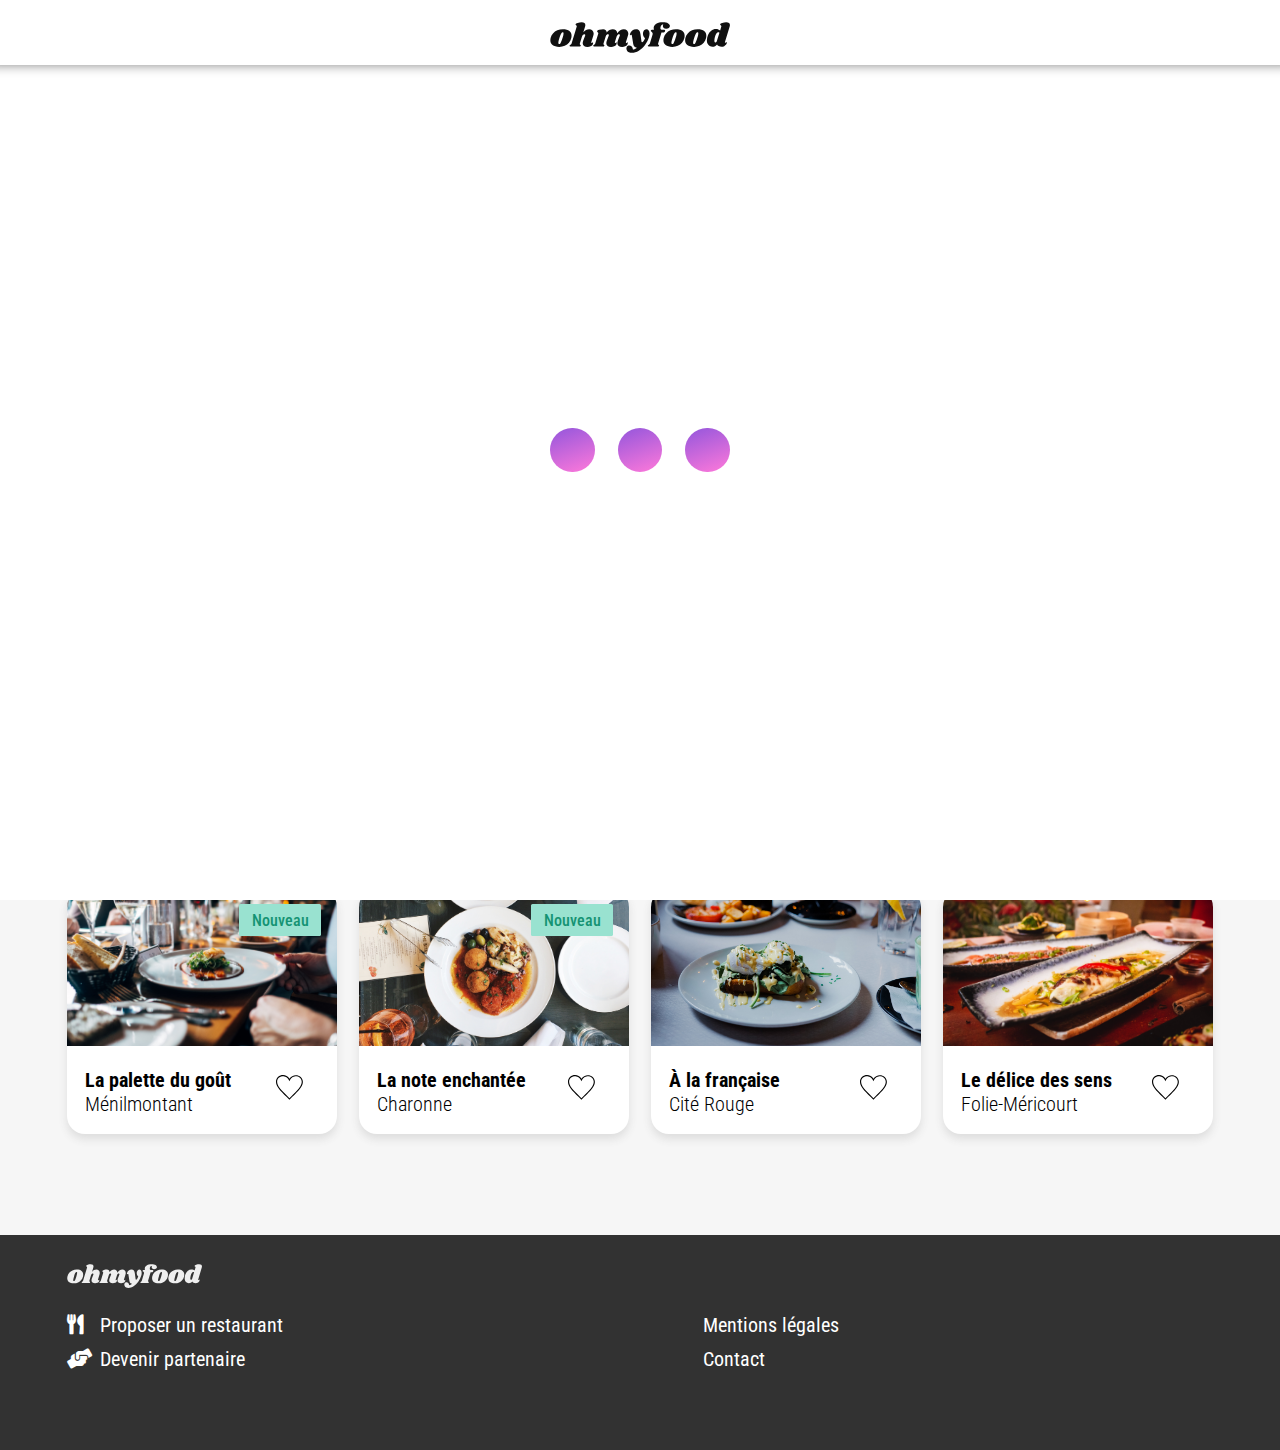
<file: index.html>
<!DOCTYPE html>
<html lang="fr">

<head>
    <meta charset="utf-8" />
    <meta name="viewport" content="width=device-width, initial-scale=1" />
    <title>Ohmyfood!</title>
    <link rel="stylesheet" href="https://cdnjs.cloudflare.com/ajax/libs/font-awesome/5.15.4/css/all.min.css"
        integrity="sha512-1ycn6IcaQQ40/MKBW2W4Rhis/DbILU74C1vSrLJxCq57o941Ym01SwNsOMqvEBFlcgUa6xLiPY/NS5R+E6ztJQ=="
        crossorigin="anonymous" />
    <link rel="preconnect" href="https://fonts.googleapis.com" />
    <link rel="preconnect" href="https://fonts.gstatic.com" crossorigin />
    <link
        href="https://fonts.googleapis.com/css2?family=Roboto:wght@100;300;400;500;700;900&family=Shrikhand&display=swap"
        rel="stylesheet" />
    <link rel="stylesheet" href="style.css" />
</head>

<body>
    <div id="preload">
        <div id="loader">
            <div></div>
            <div></div>
            <div></div>
        </div>
    </div>
    <header>
        <div class="nav">
            <img class="nav_logo" src="images/logo/ohmyfood@2x.svg" alt="logo Ohmyfood" />
        </div>
        <div class="localisation">
            <i class="fas fa-map-marker-alt"></i>
            Paris, Belleville
        </div>
    </header>
    <main>
        <section id="explorer" class="grey">
            <div class="title">
                <h2>Réservez le menu qui vous convient</h2>
                <p>Découvrez des restaurants d'exception, séléctionnés par nos soins.</p>
            </div>
            <a class="btn" href="#restaurants">Explorer nos restaurants</a>
        </section>
        <section id="fonctionnement">
            <h2>Fonctionnement</h2>
            <div class="fonctionnement">
                <div class="fonctionnement_div">
                    <span class="circle">1</span>
                    <i class="fas fa-mobile-alt"></i>
                    <h3>Choisissez un restaurant</h3>
                </div>
                <div class="fonctionnement_div">
                    <span class="circle">2</span>
                    <i class="fas fa-list"></i>
                    <h3>Composez votre menu</h3>
                </div>
                <div class="fonctionnement_div">
                    <span class="circle">3</span>
                    <i class="fas fa-store"></i>
                    <h3>Dégustez au restaurant</h3>
                </div>
            </div>
        </section>
        <section id="restaurants" class="grey">
            <h2>Restaurants</h2>
            <div class="restaurants">
                <div class="restaurants_card">
                    <a href="La_palette_du_goût.html">
                        <div class="restaurants_card_new">Nouveau</div>
                        <img class="restaurants_card_image"
                            src="images/restaurants/jay-wennington-N_Y88TWmGwA-unsplash.jpg"
                            alt="images La palette du goût" />
                        <div class="restaurants_card_info">
                            <div class="restaurants_card_info_text">
                                <h3>La palette du goût</h3>
                                <p>Ménilmontant</p>
                            </div>
                        </div>
                    </a>
                    <svg class="heart" xmlns="http://www.w3.org/2000/svg" viewBox="0 0 24 22">
                        <linearGradient id="grad" x1="25%" y1="0%" x2="0%" y2="100%">
                            <stop class="purple" offset="0%" />
                            <stop class="pink" offset="100%" />
                        </linearGradient>
                        <path class="empty"
                            d="M12 20.593C9.62863 18.26 7.3034 16.0655 5.40613 14C2.79899 11.1617 1 8.56697 1 6.191C1 2.4 4.068 1 6.281 1C7.593 1 10.432 1.501 12 5.457C13.59 1.489 16.464 1.01 17.726 1.01C20.266 1.01 23 2.631 23 6.191C23 8.57718 21.2337 11.1308 18.5902 14C16.7258 16.0234 14.4252 18.2038 12 20.593ZM17.726 0.00999999C15.523 0.00999999 13.28 1.052 12 3.248C10.715 1.042 8.478 0 6.281 0C3.098 0 0 2.187 0 6.191C0 10.852 5.571 15.62 12 22C18.43 15.62 24 10.852 24 6.191C24 2.18 20.905 0.00999999 17.726 0.00999999Z">
                        </path>
                        <path class="full"
                            d=" M17.726 0.00999999C15.523 0.00999999 13.28 1.052 12 3.248C10.715 1.042 8.478 0 6.281 0C3.098 0 0 2.187 0 6.191C0 10.852 5.571 15.62 12 22C18.43 15.62 24 10.852 24 6.191C24 2.18 20.905 0.00999999 17.726 0.00999999Z">
                        </path>
                    </svg>
                </div>
                <div class="restaurants_card">
                    <a href="La_note_enchantée.html">
                        <div class="restaurants_card_new">Nouveau</div>
                        <img class="restaurants_card_image center"
                            src="images/restaurants/stil-u2Lp8tXIcjw-unsplash.jpg" alt="images La note enchantée" />
                        <div class="restaurants_card_info">
                            <div class="restaurants_card_info_text">
                                <h3>La note enchantée</h3>
                                <p>Charonne</p>
                            </div>
                        </div>
                    </a>
                    <svg class="heart" xmlns="http://www.w3.org/2000/svg" viewBox="0 0 24 22">
                        <path class="empty"
                            d="M12 20.593C9.62863 18.26 7.3034 16.0655 5.40613 14C2.79899 11.1617 1 8.56697 1 6.191C1 2.4 4.068 1 6.281 1C7.593 1 10.432 1.501 12 5.457C13.59 1.489 16.464 1.01 17.726 1.01C20.266 1.01 23 2.631 23 6.191C23 8.57718 21.2337 11.1308 18.5902 14C16.7258 16.0234 14.4252 18.2038 12 20.593ZM17.726 0.00999999C15.523 0.00999999 13.28 1.052 12 3.248C10.715 1.042 8.478 0 6.281 0C3.098 0 0 2.187 0 6.191C0 10.852 5.571 15.62 12 22C18.43 15.62 24 10.852 24 6.191C24 2.18 20.905 0.00999999 17.726 0.00999999Z">
                        </path>
                        <path class="full"
                            d=" M17.726 0.00999999C15.523 0.00999999 13.28 1.052 12 3.248C10.715 1.042 8.478 0 6.281 0C3.098 0 0 2.187 0 6.191C0 10.852 5.571 15.62 12 22C18.43 15.62 24 10.852 24 6.191C24 2.18 20.905 0.00999999 17.726 0.00999999Z">
                        </path>
                    </svg>
                </div>
                <div class="restaurants_card">
                    <a href="À_la_française.html">
                        <img class="restaurants_card_image"
                            src="images/restaurants/toa-heftiba-DQKerTsQwi0-unsplash.jpg" alt="images À la française" />
                        <div class="restaurants_card_info">
                            <div class="restaurants_card_info_text">
                                <h3>À la française</h3>
                                <p>Cité Rouge</p>
                            </div>
                        </div>
                    </a>
                    <svg class="heart" xmlns="http://www.w3.org/2000/svg" viewBox="0 0 24 22">
                        <path class="empty"
                            d="M12 20.593C9.62863 18.26 7.3034 16.0655 5.40613 14C2.79899 11.1617 1 8.56697 1 6.191C1 2.4 4.068 1 6.281 1C7.593 1 10.432 1.501 12 5.457C13.59 1.489 16.464 1.01 17.726 1.01C20.266 1.01 23 2.631 23 6.191C23 8.57718 21.2337 11.1308 18.5902 14C16.7258 16.0234 14.4252 18.2038 12 20.593ZM17.726 0.00999999C15.523 0.00999999 13.28 1.052 12 3.248C10.715 1.042 8.478 0 6.281 0C3.098 0 0 2.187 0 6.191C0 10.852 5.571 15.62 12 22C18.43 15.62 24 10.852 24 6.191C24 2.18 20.905 0.00999999 17.726 0.00999999Z">
                        </path>
                        <path class="full"
                            d=" M17.726 0.00999999C15.523 0.00999999 13.28 1.052 12 3.248C10.715 1.042 8.478 0 6.281 0C3.098 0 0 2.187 0 6.191C0 10.852 5.571 15.62 12 22C18.43 15.62 24 10.852 24 6.191C24 2.18 20.905 0.00999999 17.726 0.00999999Z">
                        </path>
                    </svg>
                </div>
                <div class="restaurants_card">
                    <a href="Le_délice_des_sens.html">
                        <img class="restaurants_card_image"
                            src="images/restaurants/louis-hansel-shotsoflouis-qNBGVyOCY8Q-unsplash.jpg"
                            alt="image Le délice des sens" />
                        <div class="restaurants_card_info">
                            <div class="restaurants_card_info_text">
                                <h3>Le délice des sens</h3>
                                <p>Folie-Méricourt</p>
                            </div>
                        </div>
                    </a>
                    <svg class="heart" xmlns="http://www.w3.org/2000/svg" viewBox="0 0 24 22">
                        <path class="empty"
                            d="M12 20.593C9.62863 18.26 7.3034 16.0655 5.40613 14C2.79899 11.1617 1 8.56697 1 6.191C1 2.4 4.068 1 6.281 1C7.593 1 10.432 1.501 12 5.457C13.59 1.489 16.464 1.01 17.726 1.01C20.266 1.01 23 2.631 23 6.191C23 8.57718 21.2337 11.1308 18.5902 14C16.7258 16.0234 14.4252 18.2038 12 20.593ZM17.726 0.00999999C15.523 0.00999999 13.28 1.052 12 3.248C10.715 1.042 8.478 0 6.281 0C3.098 0 0 2.187 0 6.191C0 10.852 5.571 15.62 12 22C18.43 15.62 24 10.852 24 6.191C24 2.18 20.905 0.00999999 17.726 0.00999999Z">
                        </path>
                        <path class="full"
                            d=" M17.726 0.00999999C15.523 0.00999999 13.28 1.052 12 3.248C10.715 1.042 8.478 0 6.281 0C3.098 0 0 2.187 0 6.191C0 10.852 5.571 15.62 12 22C18.43 15.62 24 10.852 24 6.191C24 2.18 20.905 0.00999999 17.726 0.00999999Z">
                        </path>
                    </svg>
                </div>
                <div class="restaurants_card-invisible"></div>
                <div class="restaurants_card-invisible"></div>
            </div>
        </section>
    </main>
    <footer>
        <img src="images/logo/ohmyfood@2x.svg" alt="logo Ohmyfood" />
        <ul>
            <li><a href="#"><i class="fas fa-utensils"></i> Proposer un restaurant</a></li>
            <li><a href="#"><i class="fas fa-hands-helping"></i> Devenir partenaire</a></li>
            <li><a href="#">Mentions légales</a></li>
            <li><a href="mailto:contact@ohmyfood.com">Contact</a></li>
        </ul>
    </footer>
</body>

</html>
</file>
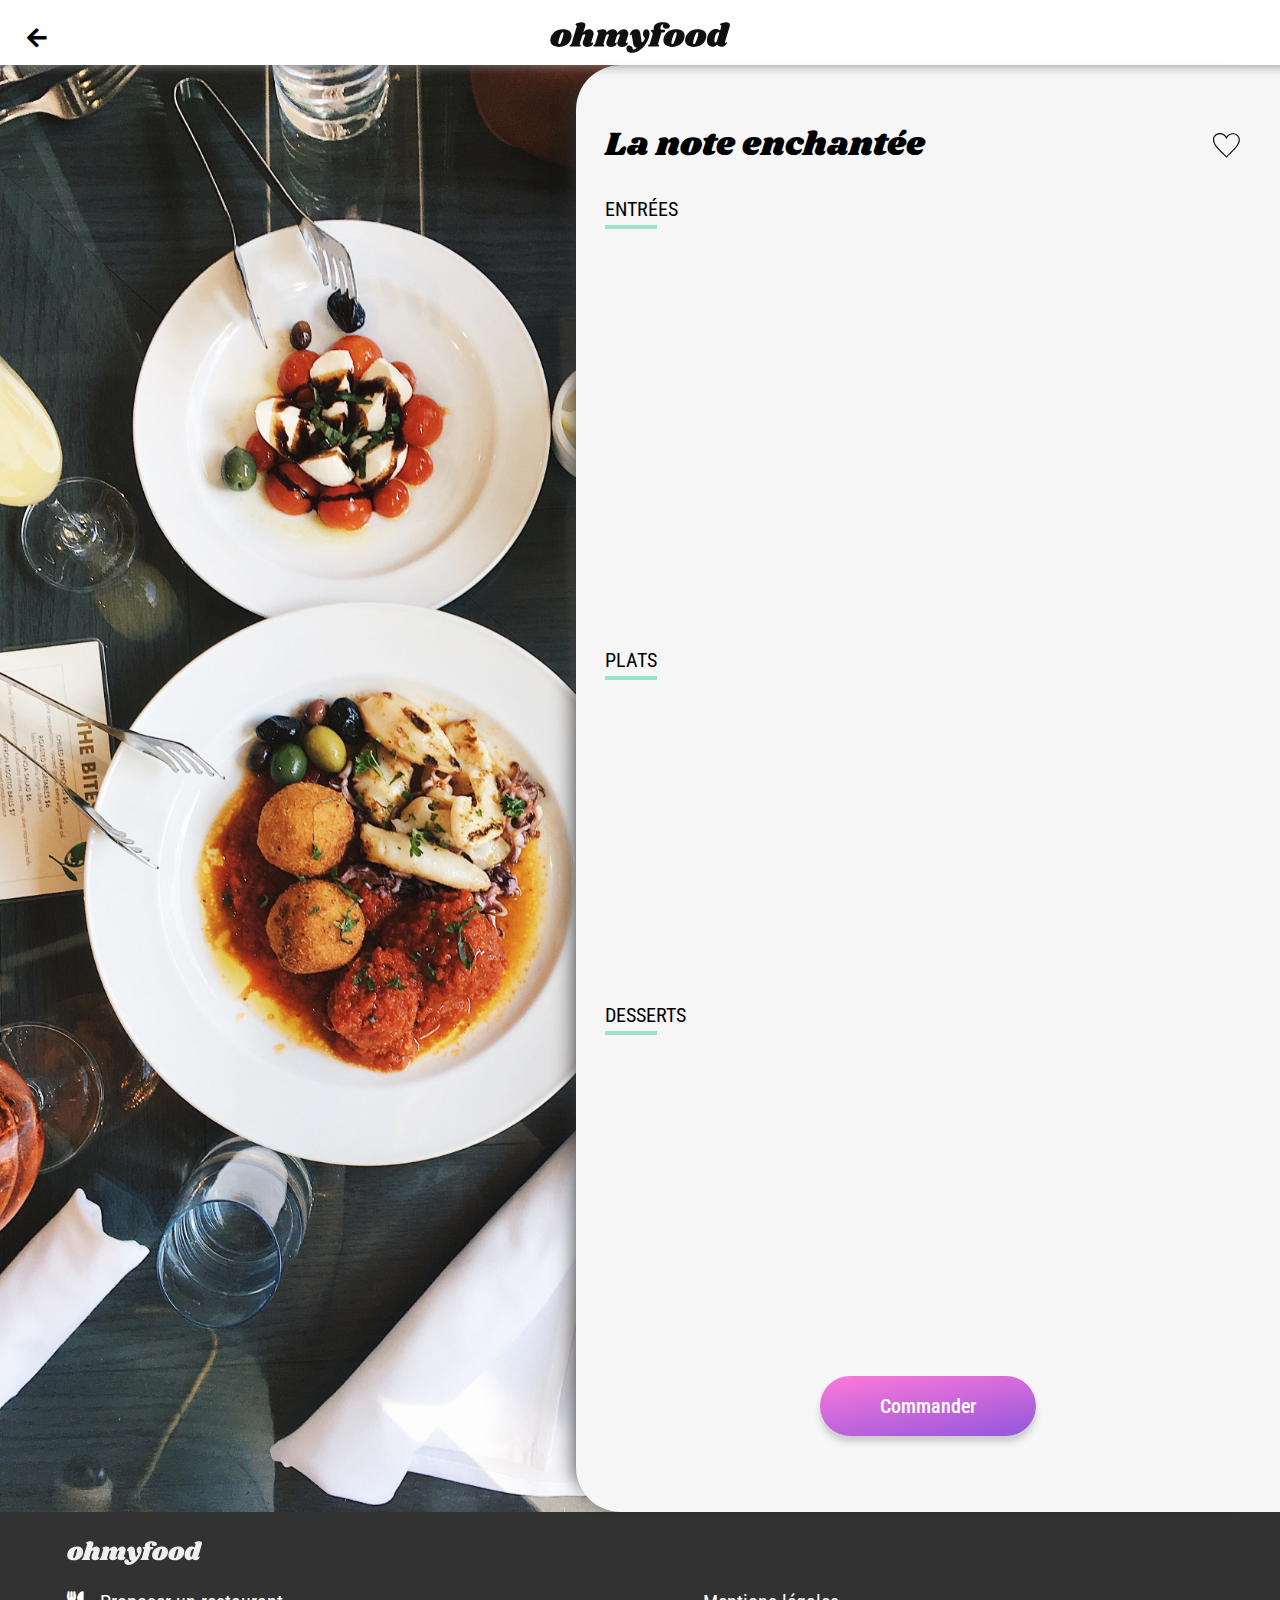
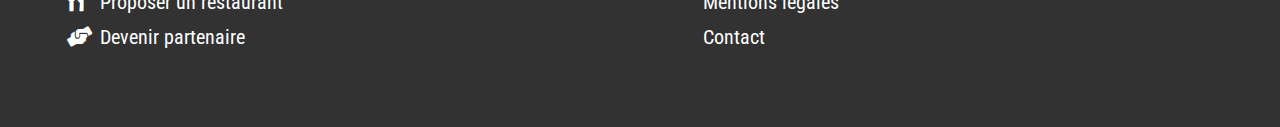
<file: La_note_enchantée.html>
<!doctype html>
<html lang="fr">

<head>
    <meta charset="utf-8">
    <meta name="viewport" content="width=device-width, initial-scale=1">
    <title>Ohmyfood!</title>
    <link rel="stylesheet" href="https://cdnjs.cloudflare.com/ajax/libs/font-awesome/5.15.4/css/all.min.css"
        integrity="sha512-1ycn6IcaQQ40/MKBW2W4Rhis/DbILU74C1vSrLJxCq57o941Ym01SwNsOMqvEBFlcgUa6xLiPY/NS5R+E6ztJQ=="
        crossorigin="anonymous" />
    <link rel="preconnect" href="https://fonts.googleapis.com">
    <link rel="preconnect" href="https://fonts.gstatic.com" crossorigin>
    <link
        href="https://fonts.googleapis.com/css2?family=Roboto:wght@100;300;400;500;700;900&family=Shrikhand&display=swap"
        rel="stylesheet">
    <link rel="stylesheet" href="style.css">
</head>

<body>
    <header>
        <div class="nav">
            <a href="index.html"><i class="fas fa-arrow-left"></i></a>
            <img class="nav_logo" src="images/logo/ohmyfood@2x.svg" alt="logo Ohmyfood">
        </div>
    </header>
    <main class="menu">
        <img class="menu_image" src="images/restaurants/stil-u2Lp8tXIcjw-unsplash.jpg" alt="">
        <div class="menu_info">
            <div class="menu_title">
                <h1>La note enchantée</h1>
                <svg class="heart" xmlns="http://www.w3.org/2000/svg" viewBox="0 0 24 22">
                    <linearGradient id="grad" x1="25%" y1="0%" x2="0%" y2="100%">
                        <stop class="purple" offset="0%" />
                        <stop class="pink" offset="100%" />
                    </linearGradient>
                    <path class="empty"
                        d="M12 20.593C9.62863 18.26 7.3034 16.0655 5.40613 14C2.79899 11.1617 1 8.56697 1 6.191C1 2.4 4.068 1 6.281 1C7.593 1 10.432 1.501 12 5.457C13.59 1.489 16.464 1.01 17.726 1.01C20.266 1.01 23 2.631 23 6.191C23 8.57718 21.2337 11.1308 18.5902 14C16.7258 16.0234 14.4252 18.2038 12 20.593ZM17.726 0.00999999C15.523 0.00999999 13.28 1.052 12 3.248C10.715 1.042 8.478 0 6.281 0C3.098 0 0 2.187 0 6.191C0 10.852 5.571 15.62 12 22C18.43 15.62 24 10.852 24 6.191C24 2.18 20.905 0.00999999 17.726 0.00999999Z">
                    </path>
                    <path class="full"
                        d=" M17.726 0.00999999C15.523 0.00999999 13.28 1.052 12 3.248C10.715 1.042 8.478 0 6.281 0C3.098 0 0 2.187 0 6.191C0 10.852 5.571 15.62 12 22C18.43 15.62 24 10.852 24 6.191C24 2.18 20.905 0.00999999 17.726 0.00999999Z">
                    </path>
                </svg>
            </div>
            <div class="menu_part">
                <h2>ENTRÉES</h2>
                <hr>
                <div class="menu_div">
                    <div class="menu_div_text">
                        <h3>Ravioles de foie gras </h3>
                        <p>Accompagnés de leur crème à la truffe</p>
                    </div>
                    <div class="menu_div_price">
                        25€
                    </div>
                    <div class="menu_div_select">
                        <i class="fas fa-check-circle"></i>
                    </div>
                </div>
                <div class="menu_div">
                    <div class="menu_div_text">
                        <h3>Caviar osciètre </h3>
                        <p>Sur blini à la farine de blé noir</p>
                    </div>
                    <div class="menu_div_price">
                        35€
                    </div>
                    <div class="menu_div_select">
                        <i class="fas fa-check-circle"></i>
                    </div>
                </div>
                <div class="menu_div">
                    <div class="menu_div_text">
                        <h3>Homard et espuma de potiron</h3>
                        <p>Mariné aux zestes d'orange</p>
                    </div>
                    <div class="menu_div_price">
                        20€
                    </div>
                    <div class="menu_div_select">
                        <i class="fas fa-check-circle"></i>
                    </div>
                </div>
                <div class="menu_div">
                    <div class="menu_div_text">
                        <h3>Foie gras de canard cuit entier</h3>
                        <p>Confiture de figue et pain toasté</p>
                    </div>
                    <div class="menu_div_price">
                        35€
                    </div>
                    <div class="menu_div_select">
                        <i class="fas fa-check-circle"></i>
                    </div>
                </div>
            </div>
            <div class="menu_part">
                <h2>PLATS</h2>
                <hr>
                <div class="menu_div">
                    <div class="menu_div_text">
                        <h3>Noix de coquilles Saint-Jacques</h3>
                        <p>Sur lit de purée de céleri-rave</p>
                    </div>
                    <div class="menu_div_price">
                        40€
                    </div>
                    <div class="menu_div_select">
                        <i class="fas fa-check-circle"></i>
                    </div>
                </div>
                <div class="menu_div">
                    <div class="menu_div_text">
                        <h3>Langoustine poêlée</h3>
                        <p>Purée de patate douce</p>
                    </div>
                    <div class="menu_div_price">
                        35€
                    </div>
                    <div class="menu_div_select">
                        <i class="fas fa-check-circle"></i>
                    </div>
                </div>
                <div class="menu_div">
                    <div class="menu_div_text">
                        <h3>Mijoté de queue de boeuf </h3>
                        <p>Et riz sauvage aux zestes de citron</p>
                    </div>
                    <div class="menu_div_price">
                        44€
                    </div>
                    <div class="menu_div_select">
                        <i class="fas fa-check-circle"></i>
                    </div>
                </div>
            </div>
            <div class="menu_part">
                <h2>DESSERTS</h2>
                <hr>
                <div class="menu_div">
                    <div class="menu_div_text">
                        <h3>Macaron noisette et chocolat</h3>
                        <p>Glace au caramel brun et sel de Guérande</p>
                    </div>
                    <div class="menu_div_price">
                        18€
                    </div>
                    <div class="menu_div_select">
                        <i class="fas fa-check-circle"></i>
                    </div>
                </div>
                <div class="menu_div">
                    <div class="menu_div_text">
                        <h3>Baba au rhum revisité </h3>
                        <p>Avec son coulis de citron</p>
                    </div>
                    <div class="menu_div_price">
                        22€
                    </div>
                    <div class="menu_div_select">
                        <i class="fas fa-check-circle"></i>
                    </div>
                </div>
                <div class="menu_div">
                    <div class="menu_div_text">
                        <h3>Tarte au citron meringuée </h3>
                        <p>Déstructurée</p>
                    </div>
                    <div class="menu_div_price">
                        23€
                    </div>
                    <div class="menu_div_select">
                        <i class="fas fa-check-circle"></i>
                    </div>
                </div>
            </div>
            <a class="btn" href="#">Commander</a>
        </div>
    </main>
    <footer>
        <img src="images/logo/ohmyfood@2x.svg" alt="logo Ohmyfood" />
        <ul>
            <li><a href="#"><i class="fas fa-utensils"></i> Proposer un restaurant</a></li>
            <li><a href="#"><i class="fas fa-hands-helping"></i> Devenir partenaire</a></li>
            <li><a href="#">Mentions légales</a></li>
            <li><a href="mailto:contact@ohmyfood.com">Contact</a></li>
        </ul>
    </footer>
</body>

</html>
</file>
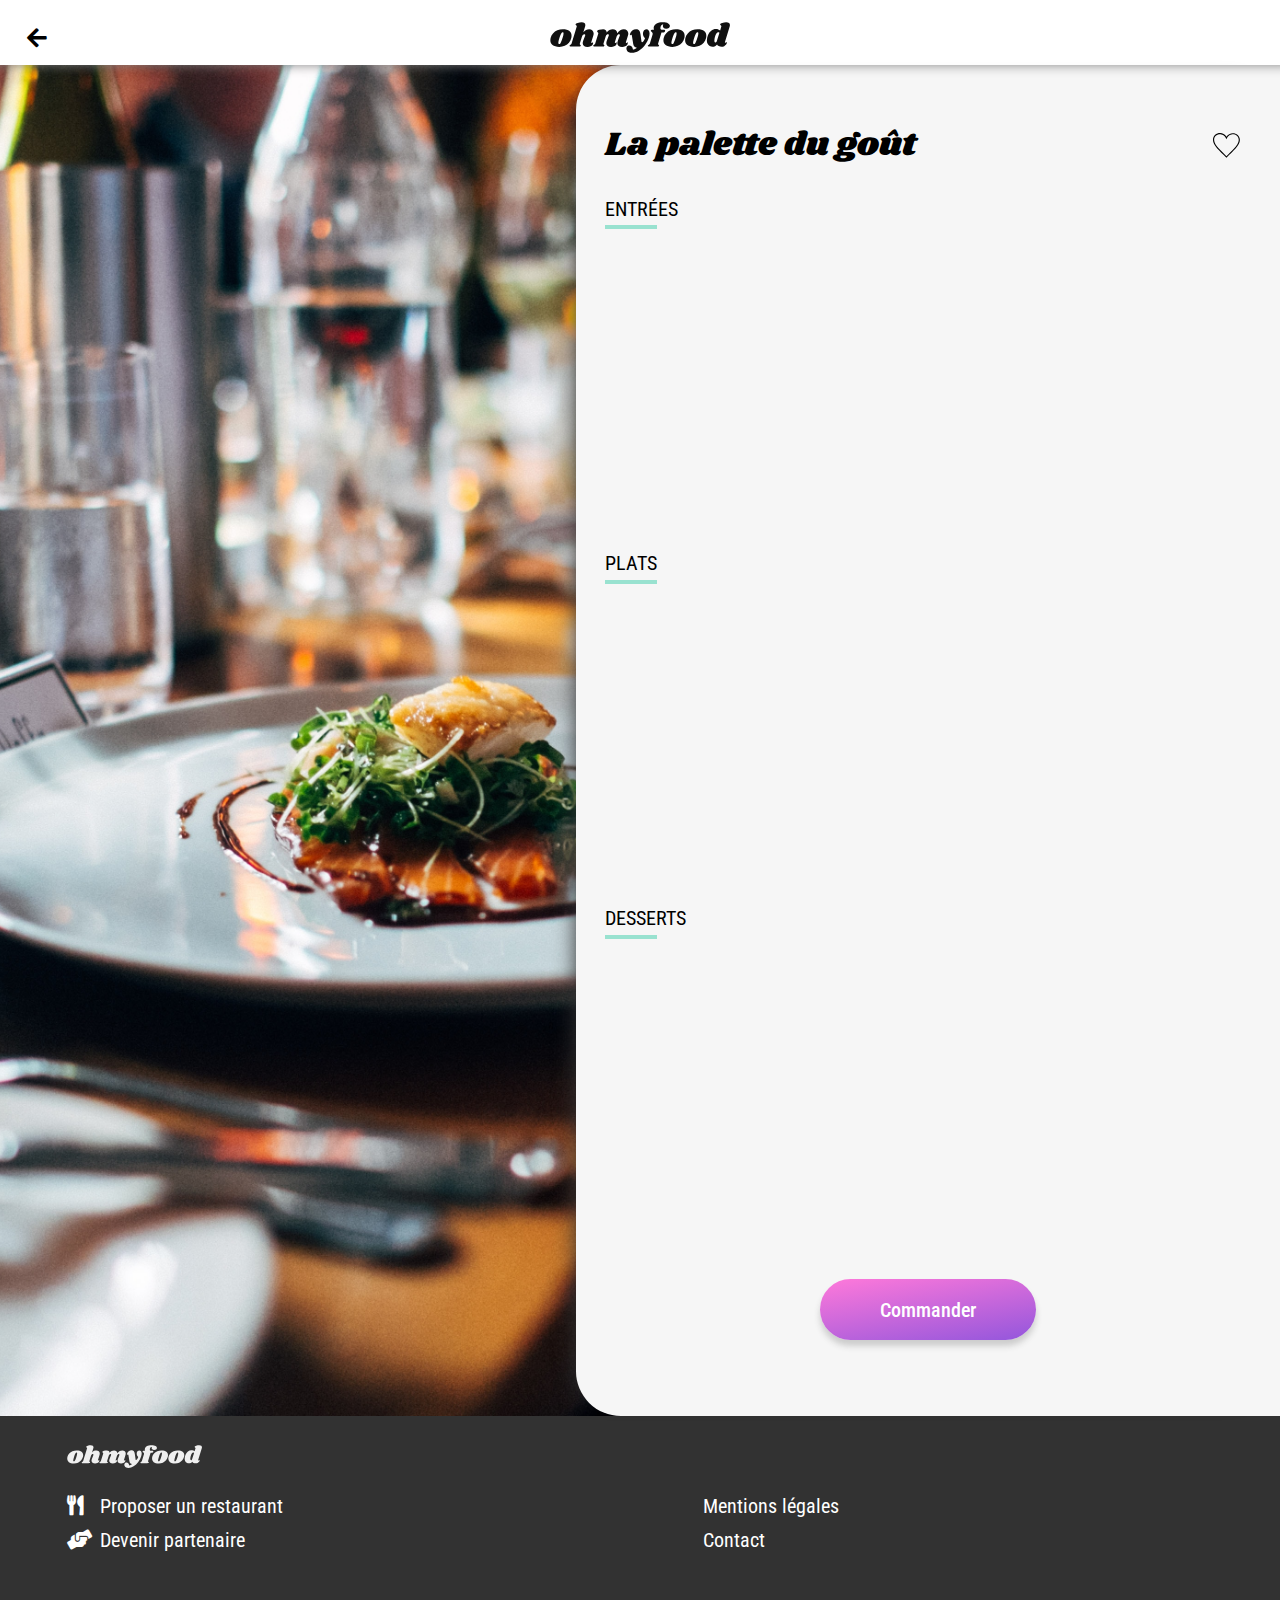
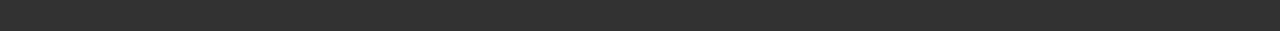
<file: La_palette_du_goût.html>
<!doctype html>
<html lang="fr">

<head>
    <meta charset="utf-8">
    <meta name="viewport" content="width=device-width, initial-scale=1">
    <title>Ohmyfood!</title>
    <link rel="stylesheet" href="https://cdnjs.cloudflare.com/ajax/libs/font-awesome/5.15.4/css/all.min.css"
        integrity="sha512-1ycn6IcaQQ40/MKBW2W4Rhis/DbILU74C1vSrLJxCq57o941Ym01SwNsOMqvEBFlcgUa6xLiPY/NS5R+E6ztJQ=="
        crossorigin="anonymous" />
    <link rel="preconnect" href="https://fonts.googleapis.com">
    <link rel="preconnect" href="https://fonts.gstatic.com" crossorigin>
    <link
        href="https://fonts.googleapis.com/css2?family=Roboto:wght@100;300;400;500;700;900&family=Shrikhand&display=swap"
        rel="stylesheet">
    <link rel="stylesheet" href="style.css">
</head>

<body>
    <header>
        <div class="nav">
            <a href="index.html"><i class="fas fa-arrow-left"></i></a>
            <img class="nav_logo" src="images/logo/ohmyfood@2x.svg" alt="logo Ohmyfood">
        </div>
    </header>
    <main class="menu">
        <img class="menu_image" src="images/restaurants/jay-wennington-N_Y88TWmGwA-unsplash.jpg" alt="">
        <div class="menu_info">
            <div class="menu_title">
                <h1>La palette du goût</h1>
                <svg class="heart" xmlns="http://www.w3.org/2000/svg" viewBox="0 0 24 22">
                    <linearGradient id="grad" x1="25%" y1="0%" x2="0%" y2="100%">
                        <stop class="purple" offset="0%" />
                        <stop class="pink" offset="100%" />
                    </linearGradient>
                    <path class="empty"
                        d="M12 20.593C9.62863 18.26 7.3034 16.0655 5.40613 14C2.79899 11.1617 1 8.56697 1 6.191C1 2.4 4.068 1 6.281 1C7.593 1 10.432 1.501 12 5.457C13.59 1.489 16.464 1.01 17.726 1.01C20.266 1.01 23 2.631 23 6.191C23 8.57718 21.2337 11.1308 18.5902 14C16.7258 16.0234 14.4252 18.2038 12 20.593ZM17.726 0.00999999C15.523 0.00999999 13.28 1.052 12 3.248C10.715 1.042 8.478 0 6.281 0C3.098 0 0 2.187 0 6.191C0 10.852 5.571 15.62 12 22C18.43 15.62 24 10.852 24 6.191C24 2.18 20.905 0.00999999 17.726 0.00999999Z">
                    </path>
                    <path class="full"
                        d=" M17.726 0.00999999C15.523 0.00999999 13.28 1.052 12 3.248C10.715 1.042 8.478 0 6.281 0C3.098 0 0 2.187 0 6.191C0 10.852 5.571 15.62 12 22C18.43 15.62 24 10.852 24 6.191C24 2.18 20.905 0.00999999 17.726 0.00999999Z">
                    </path>
                </svg>
            </div>
            <div class="menu_part">
                <h2>ENTRÉES</h2>
                <hr>
                <div class="menu_div">
                    <div class="menu_div_text">
                        <h3>Fricassée d'escargot</h3>
                        <p>Au piment d'Espelette </p>
                    </div>
                    <div class="menu_div_price">
                        25€
                    </div>
                    <div class="menu_div_select">
                        <i class="fas fa-check-circle"></i>
                    </div>
                </div>
                <div class="menu_div">
                    <div class="menu_div_text">
                        <h3>Foie gras de canard mi-cuit</h3>
                        <p>Et ses copeaux de truffe noire</p>
                    </div>
                    <div class="menu_div_price">
                        35€
                    </div>
                    <div class="menu_div_select">
                        <i class="fas fa-check-circle"></i>
                    </div>
                </div>
                <div class="menu_div">
                    <div class="menu_div_text">
                        <h3>Oeuf au plat</h3>
                        <p>Assaisonné à la truffe sur lit de caviar</p>
                    </div>
                    <div class="menu_div_price">
                        20€
                    </div>
                    <div class="menu_div_select">
                        <i class="fas fa-check-circle"></i>
                    </div>
                </div>
            </div>
            <div class="menu_part">
                <h2>PLATS</h2>
                <hr>
                <div class="menu_div">
                    <div class="menu_div_text">
                        <h3>Filet de boeuf aux herbes</h3>
                        <p>Accompagné de sa ribambelle de légumes</p>
                    </div>
                    <div class="menu_div_price">
                        40€
                    </div>
                    <div class="menu_div_select">
                        <i class="fas fa-check-circle"></i>
                    </div>
                </div>
                <div class="menu_div">
                    <div class="menu_div_text">
                        <h3>Parmentier de queue de boeuf</h3>
                        <p>À la truffe noire sur sa purée de panais</p>
                    </div>
                    <div class="menu_div_price">
                        35€
                    </div>
                    <div class="menu_div_select">
                        <i class="fas fa-check-circle"></i>
                    </div>
                </div>
                <div class="menu_div">
                    <div class="menu_div_text">
                        <h3>Filet de turbot</h3>
                        <p>Aux agrumes</p>
                    </div>
                    <div class="menu_div_price">
                        44€
                    </div>
                    <div class="menu_div_select">
                        <i class="fas fa-check-circle"></i>
                    </div>
                </div>
            </div>
            <div class="menu_part">
                <h2>DESSERTS</h2>
                <hr>
                <div class="menu_div">
                    <div class="menu_div_text">
                        <h3>Paris-Brest</h3>
                        <p>Revisité</p>
                    </div>
                    <div class="menu_div_price">
                        18€
                    </div>
                    <div class="menu_div_select">
                        <i class="fas fa-check-circle"></i>
                    </div>
                </div>
                <div class="menu_div">
                    <div class="menu_div_text">
                        <h3>Macaron au chocolat d'exception</h3>
                        <p>Et glace à la vanille de Madagascar</p>
                    </div>
                    <div class="menu_div_price">
                        22€
                    </div>
                    <div class="menu_div_select">
                        <i class="fas fa-check-circle"></i>
                    </div>
                </div>
                <div class="menu_div">
                    <div class="menu_div_text">
                        <h3>Mousse au chocolat </h3>
                        <p>Au piment d'Espelette et à la truffe noire</p>
                    </div>
                    <div class="menu_div_price">
                        23€
                    </div>
                    <div class="menu_div_select">
                        <i class="fas fa-check-circle"></i>
                    </div>
                </div>
            </div>
            <a class="btn" href="#">Commander</a>
        </div>
    </main>
    <footer>
        <img src="images/logo/ohmyfood@2x.svg" alt="logo Ohmyfood" />
        <ul>
            <li><a href="#"><i class="fas fa-utensils"></i> Proposer un restaurant</a></li>
            <li><a href="#"><i class="fas fa-hands-helping"></i> Devenir partenaire</a></li>
            <li><a href="#">Mentions légales</a></li>
            <li><a href="mailto:contact@ohmyfood.com">Contact</a></li>
        </ul>
    </footer>
</body>

</html>
</file>
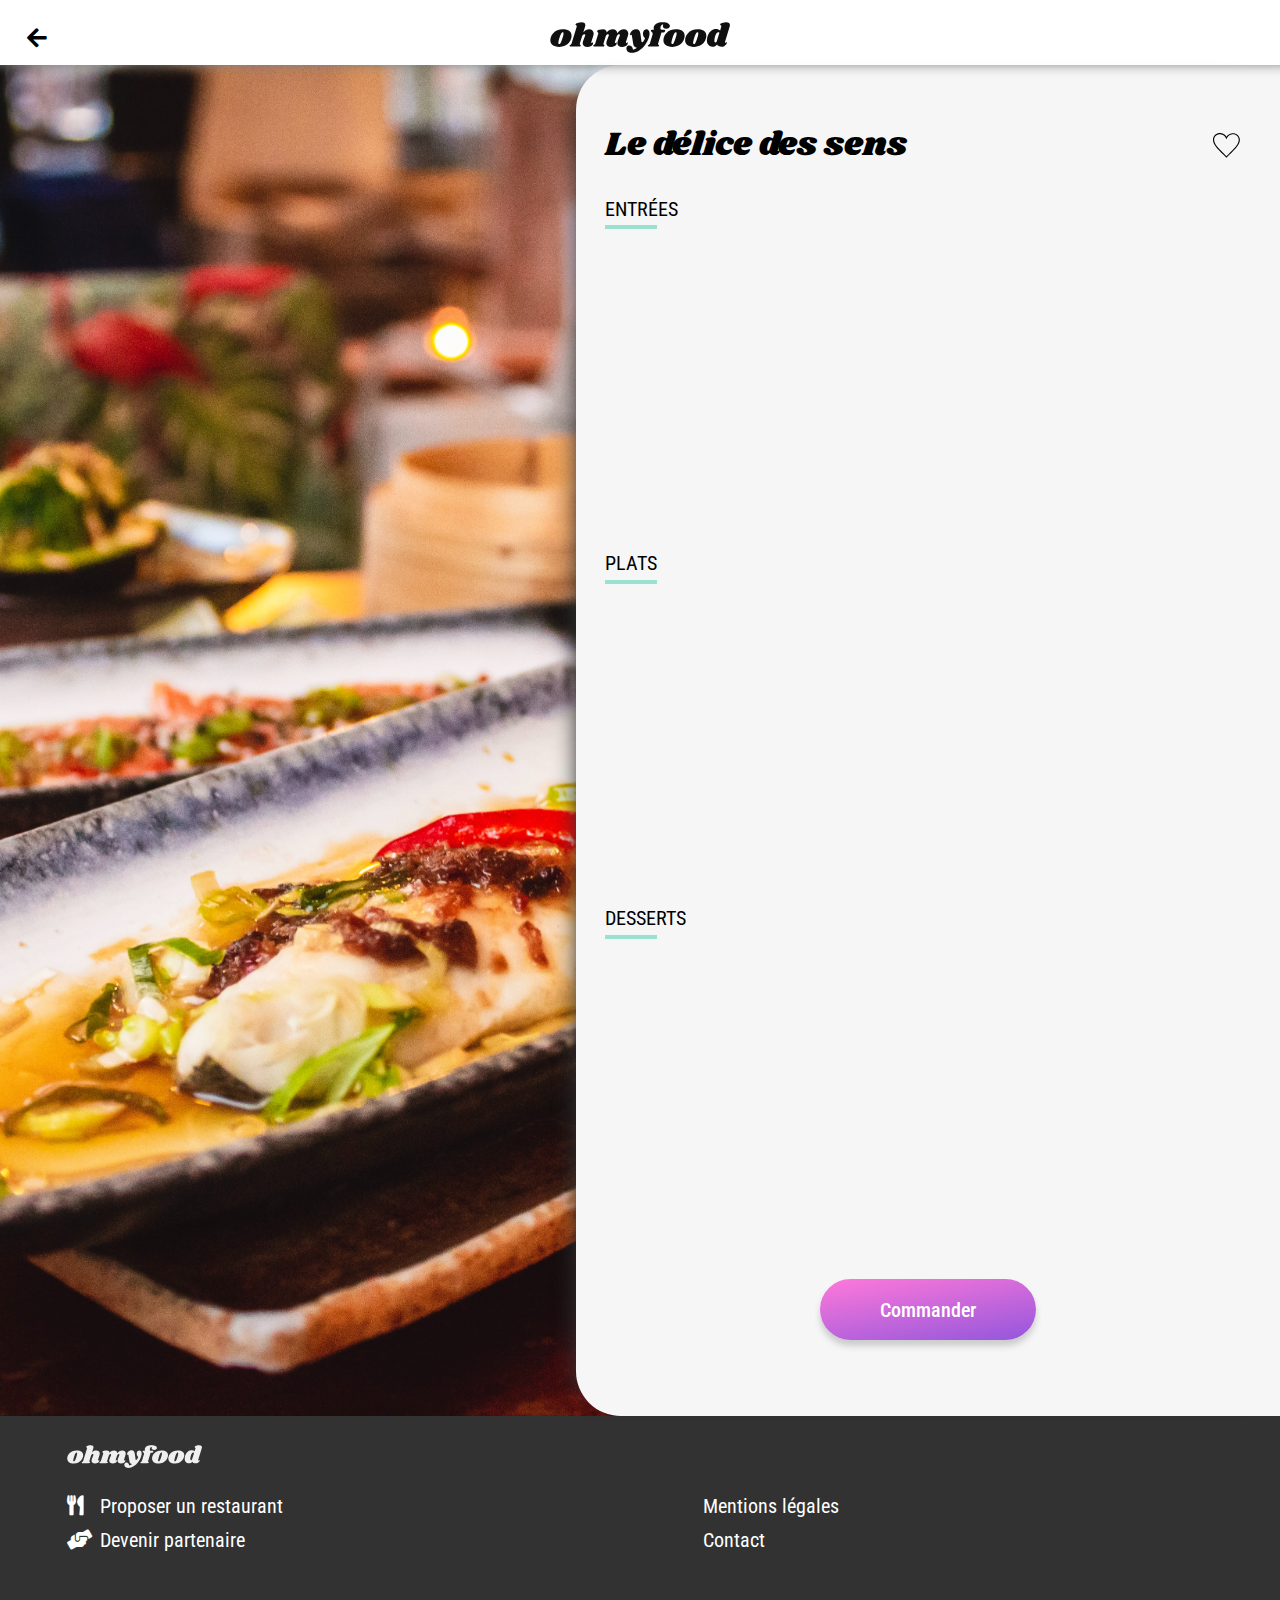
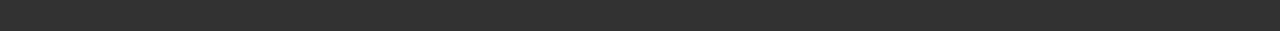
<file: Le_délice_des_sens.html>
<!doctype html>
<html lang="fr">

<head>
    <meta charset="utf-8">
    <meta name="viewport" content="width=device-width, initial-scale=1">
    <title>Ohmyfood!</title>
    <link rel="stylesheet" href="https://cdnjs.cloudflare.com/ajax/libs/font-awesome/5.15.4/css/all.min.css"
        integrity="sha512-1ycn6IcaQQ40/MKBW2W4Rhis/DbILU74C1vSrLJxCq57o941Ym01SwNsOMqvEBFlcgUa6xLiPY/NS5R+E6ztJQ=="
        crossorigin="anonymous" />
    <link rel="preconnect" href="https://fonts.googleapis.com">
    <link rel="preconnect" href="https://fonts.gstatic.com" crossorigin>
    <link
        href="https://fonts.googleapis.com/css2?family=Roboto:wght@100;300;400;500;700;900&family=Shrikhand&display=swap"
        rel="stylesheet">
    <link rel="stylesheet" href="style.css">
</head>

<body>
    <header>
        <div class="nav">
            <a href="index.html"><i class="fas fa-arrow-left"></i></a>
            <img class="nav_logo" src="images/logo/ohmyfood@2x.svg" alt="logo Ohmyfood">
        </div>
    </header>
    <main class="menu">
        <img class="menu_image" src="images/restaurants/louis-hansel-shotsoflouis-qNBGVyOCY8Q-unsplash.jpg" alt="">
        <div class="menu_info">
            <div class="menu_title">
                <h1>Le délice des sens</h1>
                <svg class="heart" xmlns="http://www.w3.org/2000/svg" viewBox="0 0 24 22">
                    <linearGradient id="grad" x1="25%" y1="0%" x2="0%" y2="100%">
                        <stop class="purple" offset="0%" />
                        <stop class="pink" offset="100%" />
                    </linearGradient>
                    <path class="empty"
                        d="M12 20.593C9.62863 18.26 7.3034 16.0655 5.40613 14C2.79899 11.1617 1 8.56697 1 6.191C1 2.4 4.068 1 6.281 1C7.593 1 10.432 1.501 12 5.457C13.59 1.489 16.464 1.01 17.726 1.01C20.266 1.01 23 2.631 23 6.191C23 8.57718 21.2337 11.1308 18.5902 14C16.7258 16.0234 14.4252 18.2038 12 20.593ZM17.726 0.00999999C15.523 0.00999999 13.28 1.052 12 3.248C10.715 1.042 8.478 0 6.281 0C3.098 0 0 2.187 0 6.191C0 10.852 5.571 15.62 12 22C18.43 15.62 24 10.852 24 6.191C24 2.18 20.905 0.00999999 17.726 0.00999999Z">
                    </path>
                    <path class="full"
                        d=" M17.726 0.00999999C15.523 0.00999999 13.28 1.052 12 3.248C10.715 1.042 8.478 0 6.281 0C3.098 0 0 2.187 0 6.191C0 10.852 5.571 15.62 12 22C18.43 15.62 24 10.852 24 6.191C24 2.18 20.905 0.00999999 17.726 0.00999999Z">
                    </path>
                </svg>
            </div>
            <div class="menu_part">
                <h2>ENTRÉES</h2>
                <hr>
                <div class="menu_div">
                    <div class="menu_div_text">
                        <h3>Tartare de thon</h3>
                        <p>Assaisonné au yuzu</p>
                    </div>
                    <div class="menu_div_price">
                        25€
                    </div>
                    <div class="menu_div_select">
                        <i class="fas fa-check-circle"></i>
                    </div>
                </div>
                <div class="menu_div">
                    <div class="menu_div_text">
                        <h3>Bouchée de homard croustillant</h3>
                        <p>Et sa farandole de petits légumes</p>
                    </div>
                    <div class="menu_div_price">
                        35€
                    </div>
                    <div class="menu_div_select">
                        <i class="fas fa-check-circle"></i>
                    </div>
                </div>
                <div class="menu_div">
                    <div class="menu_div_text">
                        <h3>Velouté de cèpes </h3>
                        <p>Aux truffes</p>
                    </div>
                    <div class="menu_div_price">
                        20€
                    </div>
                    <div class="menu_div_select">
                        <i class="fas fa-check-circle"></i>
                    </div>
                </div>
            </div>
            <div class="menu_part">
                <h2>PLATS</h2>
                <hr>
                <div class="menu_div">
                    <div class="menu_div_text">
                        <h3>Poulet rôti aux herbes de Provence </h3>
                        <p>Et sa crème de truffe</p>
                    </div>
                    <div class="menu_div_price">
                        40€
                    </div>
                    <div class="menu_div_select">
                        <i class="fas fa-check-circle"></i>
                    </div>
                </div>
                <div class="menu_div">
                    <div class="menu_div_text">
                        <h3>Langouste rôtie </h3>
                        <p>Et ses légumes de saison</p>
                    </div>
                    <div class="menu_div_price">
                        35€
                    </div>
                    <div class="menu_div_select">
                        <i class="fas fa-check-circle"></i>
                    </div>
                </div>
                <div class="menu_div">
                    <div class="menu_div_text">
                        <h3>Côte de boeuf Angus</h3>
                        <p>Et sa purée de panais</p>
                    </div>
                    <div class="menu_div_price">
                        44€
                    </div>
                    <div class="menu_div_select">
                        <i class="fas fa-check-circle"></i>
                    </div>
                </div>
            </div>
            <div class="menu_part">
                <h2>DESSERTS</h2>
                <hr>
                <div class="menu_div">
                    <div class="menu_div_text">
                        <h3>Farandole de desserts</h3>
                        <p>Du chef</p>
                    </div>
                    <div class="menu_div_price">
                        18€
                    </div>
                    <div class="menu_div_select">
                        <i class="fas fa-check-circle"></i>
                    </div>
                </div>
                <div class="menu_div">
                    <div class="menu_div_text">
                        <h3>Crème brulée </h3>
                        <p>Revisitée</p>
                    </div>
                    <div class="menu_div_price">
                        22€
                    </div>
                    <div class="menu_div_select">
                        <i class="fas fa-check-circle"></i>
                    </div>
                </div>
                <div class="menu_div">
                    <div class="menu_div_text">
                        <h3>Tiramisu</h3>
                        <p>À la noisette</p>
                    </div>
                    <div class="menu_div_price">
                        23€
                    </div>
                    <div class="menu_div_select">
                        <i class="fas fa-check-circle"></i>
                    </div>
                </div>
            </div>
            <a class="btn" href="#">Commander</a>
        </div>
    </main>
    <footer>
        <img src="images/logo/ohmyfood@2x.svg" alt="logo Ohmyfood" />
        <ul>
            <li><a href="#"><i class="fas fa-utensils"></i> Proposer un restaurant</a></li>
            <li><a href="#"><i class="fas fa-hands-helping"></i> Devenir partenaire</a></li>
            <li><a href="#">Mentions légales</a></li>
            <li><a href="mailto:contact@ohmyfood.com">Contact</a></li>
        </ul>
    </footer>
</body>

</html>
</file>
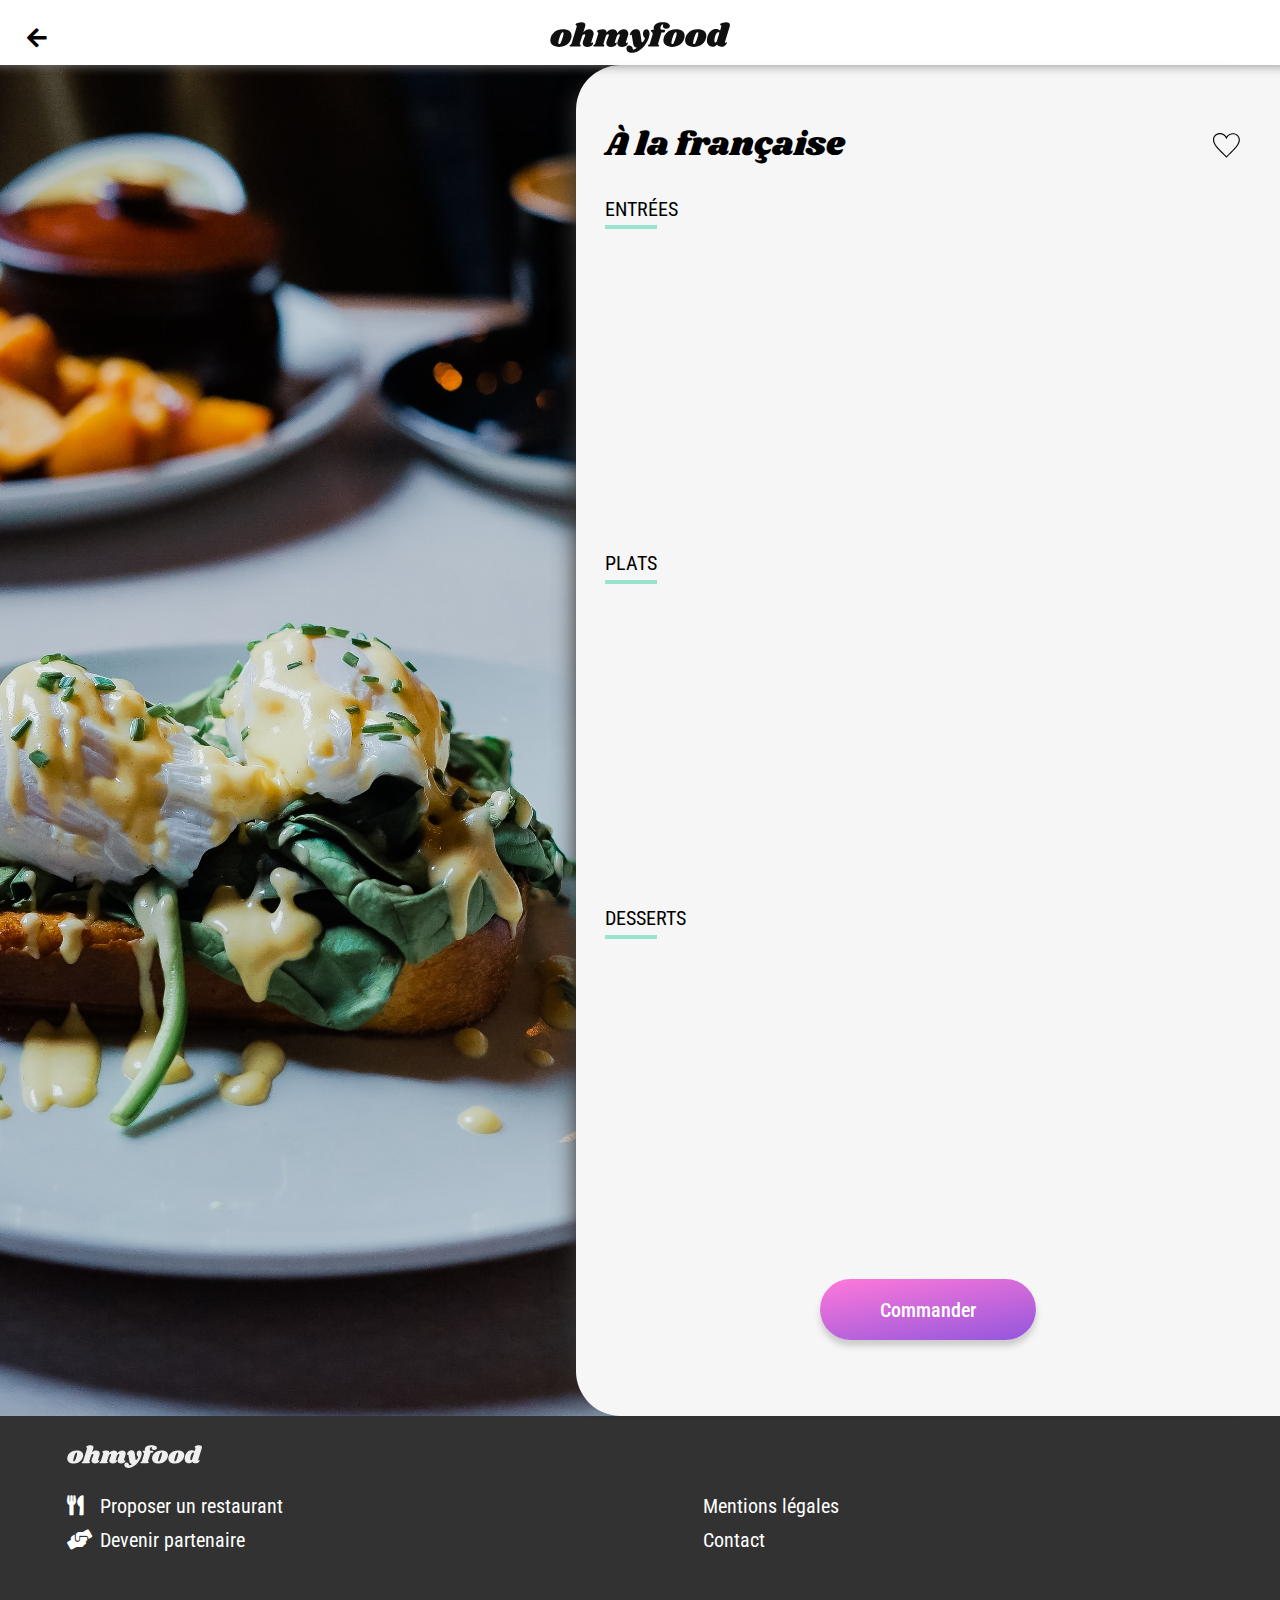
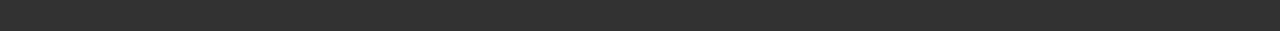
<file: À_la_française.html>
<!doctype html>
<html lang="fr">

<head>
    <meta charset="utf-8">
    <meta name="viewport" content="width=device-width, initial-scale=1">
    <title>Ohmyfood!</title>
    <link rel="stylesheet" href="https://cdnjs.cloudflare.com/ajax/libs/font-awesome/5.15.4/css/all.min.css"
        integrity="sha512-1ycn6IcaQQ40/MKBW2W4Rhis/DbILU74C1vSrLJxCq57o941Ym01SwNsOMqvEBFlcgUa6xLiPY/NS5R+E6ztJQ=="
        crossorigin="anonymous" />
    <link rel="preconnect" href="https://fonts.googleapis.com">
    <link rel="preconnect" href="https://fonts.gstatic.com" crossorigin>
    <link
        href="https://fonts.googleapis.com/css2?family=Roboto:wght@100;300;400;500;700;900&family=Shrikhand&display=swap"
        rel="stylesheet">
    <link rel="stylesheet" href="style.css">
</head>

<body>
    <header>
        <div class="nav">
            <a href="index.html"><i class="fas fa-arrow-left"></i></a>
            <img class="nav_logo" src="images/logo/ohmyfood@2x.svg" alt="logo Ohmyfood">
        </div>
    </header>
    <main class="menu">
        <img class="menu_image" src="images/restaurants/toa-heftiba-DQKerTsQwi0-unsplash.jpg" alt="">
        <div class="menu_info">
            <div class="menu_title">
                <h1>À la française</h1>
                <svg class="heart" xmlns="http://www.w3.org/2000/svg" viewBox="0 0 24 22">
                    <linearGradient id="grad" x1="25%" y1="0%" x2="0%" y2="100%">
                        <stop class="purple" offset="0%" />
                        <stop class="pink" offset="100%" />
                    </linearGradient>
                    <path class="empty"
                        d="M12 20.593C9.62863 18.26 7.3034 16.0655 5.40613 14C2.79899 11.1617 1 8.56697 1 6.191C1 2.4 4.068 1 6.281 1C7.593 1 10.432 1.501 12 5.457C13.59 1.489 16.464 1.01 17.726 1.01C20.266 1.01 23 2.631 23 6.191C23 8.57718 21.2337 11.1308 18.5902 14C16.7258 16.0234 14.4252 18.2038 12 20.593ZM17.726 0.00999999C15.523 0.00999999 13.28 1.052 12 3.248C10.715 1.042 8.478 0 6.281 0C3.098 0 0 2.187 0 6.191C0 10.852 5.571 15.62 12 22C18.43 15.62 24 10.852 24 6.191C24 2.18 20.905 0.00999999 17.726 0.00999999Z">
                    </path>
                    <path class="full"
                        d=" M17.726 0.00999999C15.523 0.00999999 13.28 1.052 12 3.248C10.715 1.042 8.478 0 6.281 0C3.098 0 0 2.187 0 6.191C0 10.852 5.571 15.62 12 22C18.43 15.62 24 10.852 24 6.191C24 2.18 20.905 0.00999999 17.726 0.00999999Z">
                    </path>
                </svg>
            </div>
            <div class="menu_part">
                <h2>ENTRÉES</h2>
                <hr>
                <div class="menu_div">
                    <div class="menu_div_text">
                        <h3>Velouté de légumes d'antan</h3>
                        <p>Aux zestes d'orange</p>
                    </div>
                    <div class="menu_div_price">
                        25€
                    </div>
                    <div class="menu_div_select">
                        <i class="fas fa-check-circle"></i>
                    </div>
                </div>
                <div class="menu_div">
                    <div class="menu_div_text">
                        <h3>Tartare de poulpe acidulé</h3>
                        <p>Carotte, panais, topinambour</p>
                    </div>
                    <div class="menu_div_price">
                        35€
                    </div>
                    <div class="menu_div_select">
                        <i class="fas fa-check-circle"></i>
                    </div>
                </div>
                <div class="menu_div">
                    <div class="menu_div_text">
                        <h3>Soupe à l'oignon</h3>
                        <p>Revisitée</p>
                    </div>
                    <div class="menu_div_price">
                        20€
                    </div>
                    <div class="menu_div_select">
                        <i class="fas fa-check-circle"></i>
                    </div>
                </div>
            </div>
            <div class="menu_part">
                <h2>PLATS</h2>
                <hr>
                <div class="menu_div">
                    <div class="menu_div_text">
                        <h3>Coquilles Saint-Jacques</h3>
                        <p>Accompagnées d'une purée de panais</p>
                    </div>
                    <div class="menu_div_price">
                        40€
                    </div>
                    <div class="menu_div_select">
                        <i class="fas fa-check-circle"></i>
                    </div>
                </div>
                <div class="menu_div">
                    <div class="menu_div_text">
                        <h3>Magret de canard</h3>
                        <p>Et parmentier de pommes de terre</p>
                    </div>
                    <div class="menu_div_price">
                        35€
                    </div>
                    <div class="menu_div_select">
                        <i class="fas fa-check-circle"></i>
                    </div>
                </div>
                <div class="menu_div">
                    <div class="menu_div_text">
                        <h3>Pigeonneau d’Ille-et-Vilaine</h3>
                        <p>Sur son lit de gnocchis aux légumes</p>
                    </div>
                    <div class="menu_div_price">
                        44€
                    </div>
                    <div class="menu_div_select">
                        <i class="fas fa-check-circle"></i>
                    </div>
                </div>
            </div>
            <div class="menu_part">
                <h2>DESSERTS</h2>
                <hr>
                <div class="menu_div">
                    <div class="menu_div_text">
                        <h3>Pétales de violettes glacés</h3>
                        <p>Et purée de noisettes</p>
                    </div>
                    <div class="menu_div_price">
                        18€
                    </div>
                    <div class="menu_div_select">
                        <i class="fas fa-check-circle"></i>
                    </div>
                </div>
                <div class="menu_div">
                    <div class="menu_div_text">
                        <h3>Fondant au chocolat</h3>
                        <p>Revisité</p>
                    </div>
                    <div class="menu_div_price">
                        22€
                    </div>
                    <div class="menu_div_select">
                        <i class="fas fa-check-circle"></i>
                    </div>
                </div>
                <div class="menu_div">
                    <div class="menu_div_text">
                        <h3>Millefeuille croustillant</h3>
                        <p>Myrtilles et pâte d’amande</p>
                    </div>
                    <div class="menu_div_price">
                        23€
                    </div>
                    <div class="menu_div_select">
                        <i class="fas fa-check-circle"></i>
                    </div>
                </div>
            </div>
            <a class="btn" href="#">Commander</a>
        </div>
    </main>
    <footer>
        <img src="images/logo/ohmyfood@2x.svg" alt="logo Ohmyfood" />
        <ul>
            <li><a href="#"><i class="fas fa-utensils"></i> Proposer un restaurant</a></li>
            <li><a href="#"><i class="fas fa-hands-helping"></i> Devenir partenaire</a></li>
            <li><a href="#">Mentions légales</a></li>
            <li><a href="mailto:contact@ohmyfood.com">Contact</a></li>
        </ul>
    </footer>
</body>

</html>
</file>
<file: style.css>
#preload {
  display: -webkit-box;
  display: -ms-flexbox;
  display: flex;
  position: fixed;
  -webkit-box-align: center;
      -ms-flex-align: center;
          align-items: center;
  -webkit-box-pack: center;
      -ms-flex-pack: center;
          justify-content: center;
  width: 100%;
  height: 100%;
  background: white;
  z-index: 10;
  -webkit-animation: fade 0.5s 2s forwards;
          animation: fade 0.5s 2s forwards;
}

#preload #loader {
  width: 100%;
  display: -webkit-box;
  display: -ms-flexbox;
  display: flex;
  -webkit-box-pack: center;
      -ms-flex-pack: center;
          justify-content: center;
}

#preload #loader div {
  background: linear-gradient(160deg, #9356dc, #ff79da);
  width: 2em;
  height: 2em;
  margin: 0.5em;
  border-radius: 100%;
  -webkit-animation: ball 0.75s infinite linear;
          animation: ball 0.75s infinite linear;
}

#preload #loader div:nth-child(1) {
  -webkit-animation-delay: 0.25s;
          animation-delay: 0.25s;
}

#preload #loader div:nth-child(2) {
  -webkit-animation-delay: 0.5s;
          animation-delay: 0.5s;
}

#preload #loader div:nth-child(3) {
  -webkit-animation-delay: 0.75s;
          animation-delay: 0.75s;
}

@-webkit-keyframes fade {
  to {
    opacity: 0;
    visibility: hidden;
  }
}

@keyframes fade {
  to {
    opacity: 0;
    visibility: hidden;
  }
}

@-webkit-keyframes ball {
  50% {
    opacity: 0.2;
    -webkit-transform: scale(0.75);
            transform: scale(0.75);
  }
  100% {
    opacity: 1;
    -webkit-transform: scale(1);
            transform: scale(1);
  }
}

@keyframes ball {
  50% {
    opacity: 0.2;
    -webkit-transform: scale(0.75);
            transform: scale(0.75);
  }
  100% {
    opacity: 1;
    -webkit-transform: scale(1);
            transform: scale(1);
  }
}

body {
  margin: 0;
  font-family: Roboto, sans-serif;
  font-stretch: condensed;
}

h2 {
  font-size: 1.5em;
  margin-bottom: 0.3em;
}

h3 {
  font-size: 0.9em;
  margin: 0;
}

p {
  font-size: 0.9em;
  font-weight: 300;
  margin: 0;
}

.nav {
  display: -webkit-box;
  display: -ms-flexbox;
  display: flex;
  -webkit-box-pack: center;
      -ms-flex-pack: center;
          justify-content: center;
  position: relative;
  -webkit-box-shadow: 0 -0.5em 0.5em 0.5em grey;
          box-shadow: 0 -0.5em 0.5em 0.5em grey;
  z-index: 10;
}

.nav i {
  position: absolute;
  left: 1.2em;
  top: 1.2em;
  color: black;
  font-size: 1em;
}

.nav_logo {
  width: 8em;
  padding: 1em 0 0.5em 0;
}

.localisation {
  display: -webkit-box;
  display: -ms-flexbox;
  display: flex;
  background-color: #eaeaea;
  padding: 1em 2em 1em 0;
  -webkit-box-pack: center;
      -ms-flex-pack: center;
          justify-content: center;
  gap: 1em;
  font-size: 0.8em;
}

main {
  margin: 0;
}

section {
  display: -webkit-box;
  display: -ms-flexbox;
  display: flex;
  -webkit-box-orient: vertical;
  -webkit-box-direction: normal;
      -ms-flex-direction: column;
          flex-direction: column;
  padding: 1em;
}

.grey {
  background-color: #f6f6f6;
}

#explorer {
  -webkit-box-pack: center;
      -ms-flex-pack: center;
          justify-content: center;
  text-align: center;
}

a {
  text-decoration: none;
  color: inherit;
}

.btn {
  color: white;
  font-size: 0.7em;
  font-weight: 500;
  padding: 1em;
  margin: 2em auto 1em;
  border-radius: 2em;
  background: linear-gradient(170deg, #ff79da, #9356dc);
  -webkit-box-shadow: 0 0.3em 0.3em 0em #cccccc;
          box-shadow: 0 0.3em 0.3em 0em #cccccc;
  -webkit-transition: 0.3s ease;
  transition: 0.3s ease;
}

.btn:hover {
  -webkit-transition: 0.3s ease;
  transition: 0.3s ease;
  opacity: 0.75;
  -webkit-box-shadow: 0 0.3em 0.3em 0em #aaaaaa;
          box-shadow: 0 0.3em 0.3em 0em #aaaaaa;
}

.fonctionnement {
  display: -webkit-box;
  display: -ms-flexbox;
  display: flex;
  -webkit-box-orient: vertical;
  -webkit-box-direction: normal;
      -ms-flex-direction: column;
          flex-direction: column;
  margin: 1em 0;
}

.fonctionnement_div {
  cursor: pointer;
  display: -webkit-box;
  display: -ms-flexbox;
  display: flex;
  -webkit-box-align: center;
      -ms-flex-align: center;
          align-items: center;
  -webkit-box-pack: justify;
      -ms-flex-pack: justify;
          justify-content: space-between;
  border-radius: 1em;
  background-color: #f6f6f6;
  -webkit-box-shadow: 0 0.2em 0.2em 0 #dddddd;
          box-shadow: 0 0.2em 0.2em 0 #dddddd;
  height: 3.7em;
  margin-bottom: 0.7em;
  margin-left: 0.5em;
  -webkit-transition: 0.3s ease;
  transition: 0.3s ease;
}

.fonctionnement_div .circle {
  margin-left: -0.7em;
  width: 1.5em;
  height: 1.5em;
  border-radius: 1em;
  background-color: #9356dc;
  display: -webkit-box;
  display: -ms-flexbox;
  display: flex;
  -webkit-box-align: center;
      -ms-flex-align: center;
          align-items: center;
  -webkit-box-pack: center;
      -ms-flex-pack: center;
          justify-content: center;
  color: white;
  font-weight: bold;
  font-size: 0.8em;
}

.fonctionnement_div i {
  width: 1em;
  color: gray;
  font-size: 1em;
}

.fonctionnement_div h3 {
  width: 75%;
}

.fonctionnement_div:hover {
  -webkit-box-shadow: 0 0.2em 0.2em 0 #cccccc;
          box-shadow: 0 0.2em 0.2em 0 #cccccc;
  -webkit-transition: 0.3s ease;
  transition: 0.3s ease;
  background-color: #f5edff;
}

.fonctionnement_div:hover i {
  color: #9356dc;
}

.restaurants {
  display: -webkit-box;
  display: -ms-flexbox;
  display: flex;
  -webkit-box-orient: vertical;
  -webkit-box-direction: normal;
      -ms-flex-direction: column;
          flex-direction: column;
  gap: 1em;
  margin-top: 1em;
  margin-bottom: 2.5em;
}

.restaurants_card {
  border-radius: 0.8em;
  display: -webkit-box;
  display: -ms-flexbox;
  display: flex;
  -webkit-box-orient: vertical;
  -webkit-box-direction: normal;
      -ms-flex-direction: column;
          flex-direction: column;
  width: 100%;
  position: relative;
  background-color: white;
  -webkit-box-shadow: 0 0.2em 0.4em 0 #dddddd;
          box-shadow: 0 0.2em 0.4em 0 #dddddd;
  -webkit-transition: 0.3s ease;
  transition: 0.3s ease;
}

.restaurants_card_new {
  position: absolute;
  background-color: #99e2d0;
  color: #149373;
  font-size: 0.7em;
  font-weight: 500;
  padding: 0.4em 0.8em;
  -webkit-box-align: center;
      -ms-flex-align: center;
          align-items: center;
  top: 1em;
  right: 1em;
  border-radius: 0.1em;
}

.restaurants_card_image {
  border-top-left-radius: 0.8em;
  border-top-right-radius: 0.8em;
  width: 100%;
  height: 10em;
  -webkit-box-sizing: border-box;
          box-sizing: border-box;
  -o-object-fit: cover;
     object-fit: cover;
  -o-object-position: bottom;
     object-position: bottom;
}

.restaurants_card_image.center {
  -o-object-position: 0 60%;
     object-position: 0 60%;
}

.restaurants_card_info {
  display: -webkit-box;
  display: -ms-flexbox;
  display: flex;
  -webkit-box-pack: justify;
      -ms-flex-pack: justify;
          justify-content: space-between;
  padding: 0.8em;
  -webkit-box-align: center;
      -ms-flex-align: center;
          align-items: center;
}

.restaurants_card_info_text {
  color: black;
}

.restaurants_card:hover {
  -webkit-box-shadow: 0 0.2em 0.2em 0 #cccccc;
          box-shadow: 0 0.2em 0.2em 0 #cccccc;
  -webkit-transition: 0.3s ease;
  transition: 0.3s ease;
}

.restaurants_card svg {
  position: absolute;
  bottom: 1.5em;
  right: 1.5em;
}

.heart {
  margin: auto 0;
  cursor: pointer;
  height: 1.2em;
  width: 1.2em;
}

.heart .full {
  opacity: 0;
}

.heart linearGradient .purple {
  stop-color: #9356dc;
}

.heart linearGradient .pink {
  stop-color: #ff79da;
}

.heart:hover .empty {
  opacity: 0;
}

.heart:hover .full {
  fill: url("#grad");
  opacity: 1;
  -webkit-transition: 0.8s ease;
  transition: 0.8s ease;
}

footer {
  background-color: #323232;
  color: white;
  padding: 1.3em 1em;
  height: 9em;
}

footer img {
  -webkit-filter: invert(100%);
          filter: invert(100%);
  width: 6em;
}

footer ul {
  margin: 0.7em 0;
  padding: 0;
}

footer li {
  list-style: none;
  font-size: 0.9em;
  line-height: 1.7em;
  color: white;
}

footer li i {
  width: 1.2em;
  margin-right: 0.2em;
}

.menu_image {
  width: 100%;
  -webkit-box-sizing: border-box;
          box-sizing: border-box;
  -o-object-fit: cover;
     object-fit: cover;
  max-height: 12em;
}

.menu_info {
  padding: 1.8em 1em;
  padding-bottom: 3em;
  display: -webkit-box;
  display: -ms-flexbox;
  display: flex;
  -webkit-box-orient: vertical;
  -webkit-box-direction: normal;
      -ms-flex-direction: column;
          flex-direction: column;
  margin-top: -2em;
  background-color: #f6f6f6;
  border-top-left-radius: 2em;
  border-top-right-radius: 2em;
  position: relative;
}

.menu h1 {
  margin: 0;
  font-family: "Shrikhand", sans-serif;
  font-size: 1.5em;
  font-weight: normal;
}

.menu_title {
  display: -webkit-box;
  display: -ms-flexbox;
  display: flex;
  -webkit-box-pack: justify;
      -ms-flex-pack: justify;
          justify-content: space-between;
  -webkit-box-align: baseline;
      -ms-flex-align: baseline;
          align-items: baseline;
  padding-right: 0.5em;
  margin-bottom: 1.2em;
}

.menu_part {
  margin-bottom: 1em;
  -webkit-animation: fadeIn 2s forwards;
          animation: fadeIn 2s forwards;
}

.menu_part h2 {
  font-size: 0.9em;
  font-weight: normal;
  margin: 0;
}

.menu_part hr {
  border: none;
  border-top: 0.2em solid #99e2d0;
  margin: 0.2em 0 0.5em 0;
  width: 2.3em;
}

.menu_div {
  cursor: pointer;
  display: -webkit-box;
  display: -ms-flexbox;
  display: flex;
  border-radius: 0.8em;
  background-color: white;
  height: 3.5em;
  -webkit-box-shadow: 0 0.2em 0.2em 0 #dddddd;
          box-shadow: 0 0.2em 0.2em 0 #dddddd;
  margin-bottom: 0.8em;
  -webkit-transition: 0.3s linear;
  transition: 0.3s linear;
  overflow: hidden;
  opacity: 0;
  -webkit-animation: fadeIn 1.25s forwards linear;
          animation: fadeIn 1.25s forwards linear;
}

.menu_div:nth-child(3) {
  -webkit-animation-delay: 0s;
          animation-delay: 0s;
}

.menu_div:nth-child(4) {
  -webkit-animation-delay: 0.75s;
          animation-delay: 0.75s;
}

.menu_div:nth-child(5) {
  -webkit-animation-delay: 1.5s;
          animation-delay: 1.5s;
}

.menu_div:nth-child(6) {
  -webkit-animation-delay: 2.25s;
          animation-delay: 2.25s;
}

.menu_div:hover {
  -webkit-box-shadow: 0 0.2em 0.2em 0 #cccccc;
          box-shadow: 0 0.2em 0.2em 0 #cccccc;
  -webkit-transition: 0.5s linear;
  transition: 0.5s linear;
}

.menu_div:hover .menu_div_text {
  -webkit-transition: 1.5s linear;
  transition: 1.5s linear;
  min-width: 45%;
}

.menu_div:hover .menu_div_price {
  min-width: 10%;
  -webkit-transition: 0.2s linear;
  transition: 0.2s linear;
}

.menu_div:hover i {
  -webkit-transform: rotate(360deg);
          transform: rotate(360deg);
  -webkit-transition: 0.6s linear;
  transition: 0.6s linear;
}

.menu_div_text {
  display: -webkit-box;
  display: -ms-flexbox;
  display: flex;
  -webkit-box-orient: vertical;
  -webkit-box-direction: normal;
      -ms-flex-flow: column;
          flex-flow: column;
  -webkit-box-pack: justify;
      -ms-flex-pack: justify;
          justify-content: space-between;
  margin: 0.7em;
  margin-right: 0;
  white-space: nowrap;
  min-width: 80%;
  width: 100%;
  -webkit-transition: 0.7s linear;
  transition: 0.7s linear;
}

.menu_div_text h3 {
  text-overflow: ellipsis;
  overflow: hidden;
}

.menu_div p {
  font-size: 0.8em;
  overflow: hidden;
  text-overflow: ellipsis;
}

.menu_div_price {
  font-size: 0.8em;
  font-weight: bold;
  display: -webkit-box;
  display: -ms-flexbox;
  display: flex;
  -webkit-box-align: end;
      -ms-flex-align: end;
          align-items: flex-end;
  -webkit-box-pack: center;
      -ms-flex-pack: center;
          justify-content: center;
  margin: 0.7em;
  margin-left: 0;
  min-width: 17%;
  -webkit-transition: 0.3s linear 0.3s;
  transition: 0.3s linear 0.3s;
}

.menu_div_select {
  background-color: #99e2d0;
  display: -webkit-box;
  display: -ms-flexbox;
  display: flex;
  -webkit-box-align: center;
      -ms-flex-align: center;
          align-items: center;
  color: white;
  -webkit-box-pack: center;
      -ms-flex-pack: center;
          justify-content: center;
  border-top-right-radius: 0.5em;
  border-bottom-right-radius: 0.5em;
  min-width: 3em;
  font-size: 1.2em;
  -webkit-transition: 0.5s ease;
  transition: 0.5s ease;
}

.menu .btn {
  margin-top: 0.9em;
  font-size: 0.9em;
  padding: 0.9em 3em;
}

@-webkit-keyframes fadeIn {
  from {
    opacity: 0;
    -webkit-transform: translateY(1em);
            transform: translateY(1em);
  }
  to {
    opacity: 1;
    -webkit-transform: translateY(0);
            transform: translateY(0);
  }
}

@keyframes fadeIn {
  from {
    opacity: 0;
    -webkit-transform: translateY(1em);
            transform: translateY(1em);
  }
  to {
    opacity: 1;
    -webkit-transform: translateY(0);
            transform: translateY(0);
  }
}

@media only screen and (min-width: 480px) {
  h2 {
    font-size: 1.8em;
  }
  .btn {
    font-size: 0.9em;
  }
  body {
    font-size: 1.4em;
  }
}

@media only screen and (min-width: 768px) {
  body {
    font-size: 2.3em;
  }
}

@media only screen and (min-width: 992px) {
  body {
    font-size: 1.4em;
  }
  section {
    padding: 1em 3em;
  }
  .fonctionnement {
    -webkit-box-orient: horizontal;
    -webkit-box-direction: normal;
        -ms-flex-flow: row;
            flex-flow: row;
    gap: 1em;
  }
  .fonctionnement_div {
    margin-top: 1em;
    -webkit-box-orient: vertical;
    -webkit-box-direction: normal;
        -ms-flex-flow: column;
            flex-flow: column;
    height: auto;
    -webkit-box-flex: 1;
        -ms-flex-positive: 1;
            flex-grow: 1;
    text-align: center;
    gap: 0.6em;
    padding: 0 0.5em 1em;
  }
  .fonctionnement_div .circle {
    margin: -0.7em 0 0;
    font-size: 1.2em;
  }
  .fonctionnement_div i {
    font-size: 1.2em;
  }
  .fonctionnement_div h3 {
    width: auto;
    font-size: 1em;
  }
  .restaurants {
    -ms-flex-flow: wrap;
        flex-flow: wrap;
    max-width: 63em;
  }
  .restaurants_card {
    -webkit-box-flex: 1;
        -ms-flex: 1 1 12em;
            flex: 1 1 12em;
  }
  .restaurants_card_image {
    height: 7em;
  }
  .restaurants_card-invisible {
    -webkit-box-flex: 1;
        -ms-flex: 1 1 12em;
            flex: 1 1 12em;
  }
  footer {
    padding-left: 3em;
    height: 7em;
  }
  footer ul {
    display: -webkit-box;
    display: -ms-flexbox;
    display: flex;
    -webkit-box-orient: vertical;
    -webkit-box-direction: normal;
        -ms-flex-flow: column;
            flex-flow: column;
    -ms-flex-wrap: wrap;
        flex-wrap: wrap;
    height: 4em;
  }
  .menu {
    display: -webkit-box;
    display: -ms-flexbox;
    display: flex;
  }
  .menu_image {
    width: 60%;
    max-height: none;
  }
  .menu_info {
    margin: 0;
    width: 100%;
    margin-left: -15%;
    border-top-right-radius: 0;
    border-bottom-left-radius: 2em;
    padding: 2.5em 1.3em;
    -webkit-box-shadow: -1em 0em 1em -1em #333333;
            box-shadow: -1em 0em 1em -1em #333333;
  }
  .menu_div:hover .menu_div_text {
    min-width: 55%;
  }
}

@media only screen and (min-width: 1500px) {
  body {
    font-size: 1.9em;
  }
}

@media only screen and (min-width: 1824px) {
  body {
    font-size: 2.5em;
  }
}
/*# sourceMappingURL=style.css.map */
</file>
